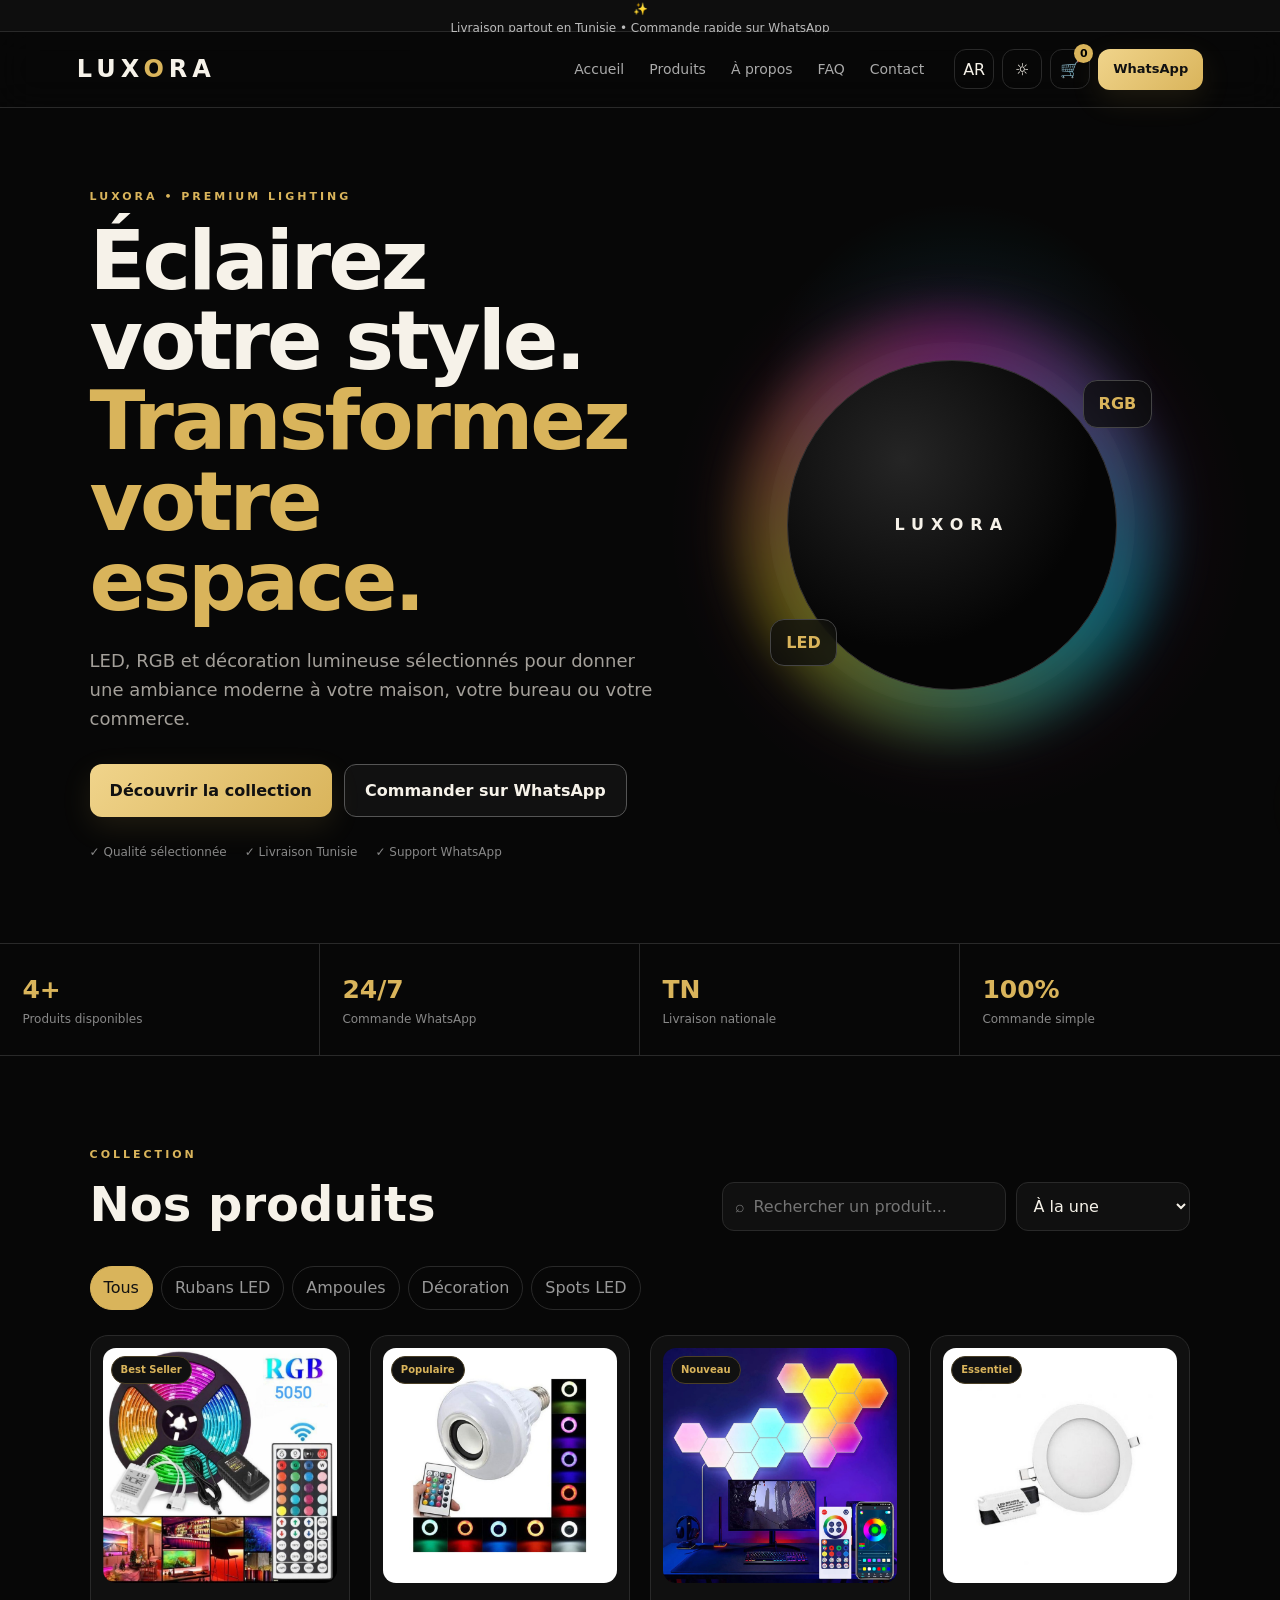
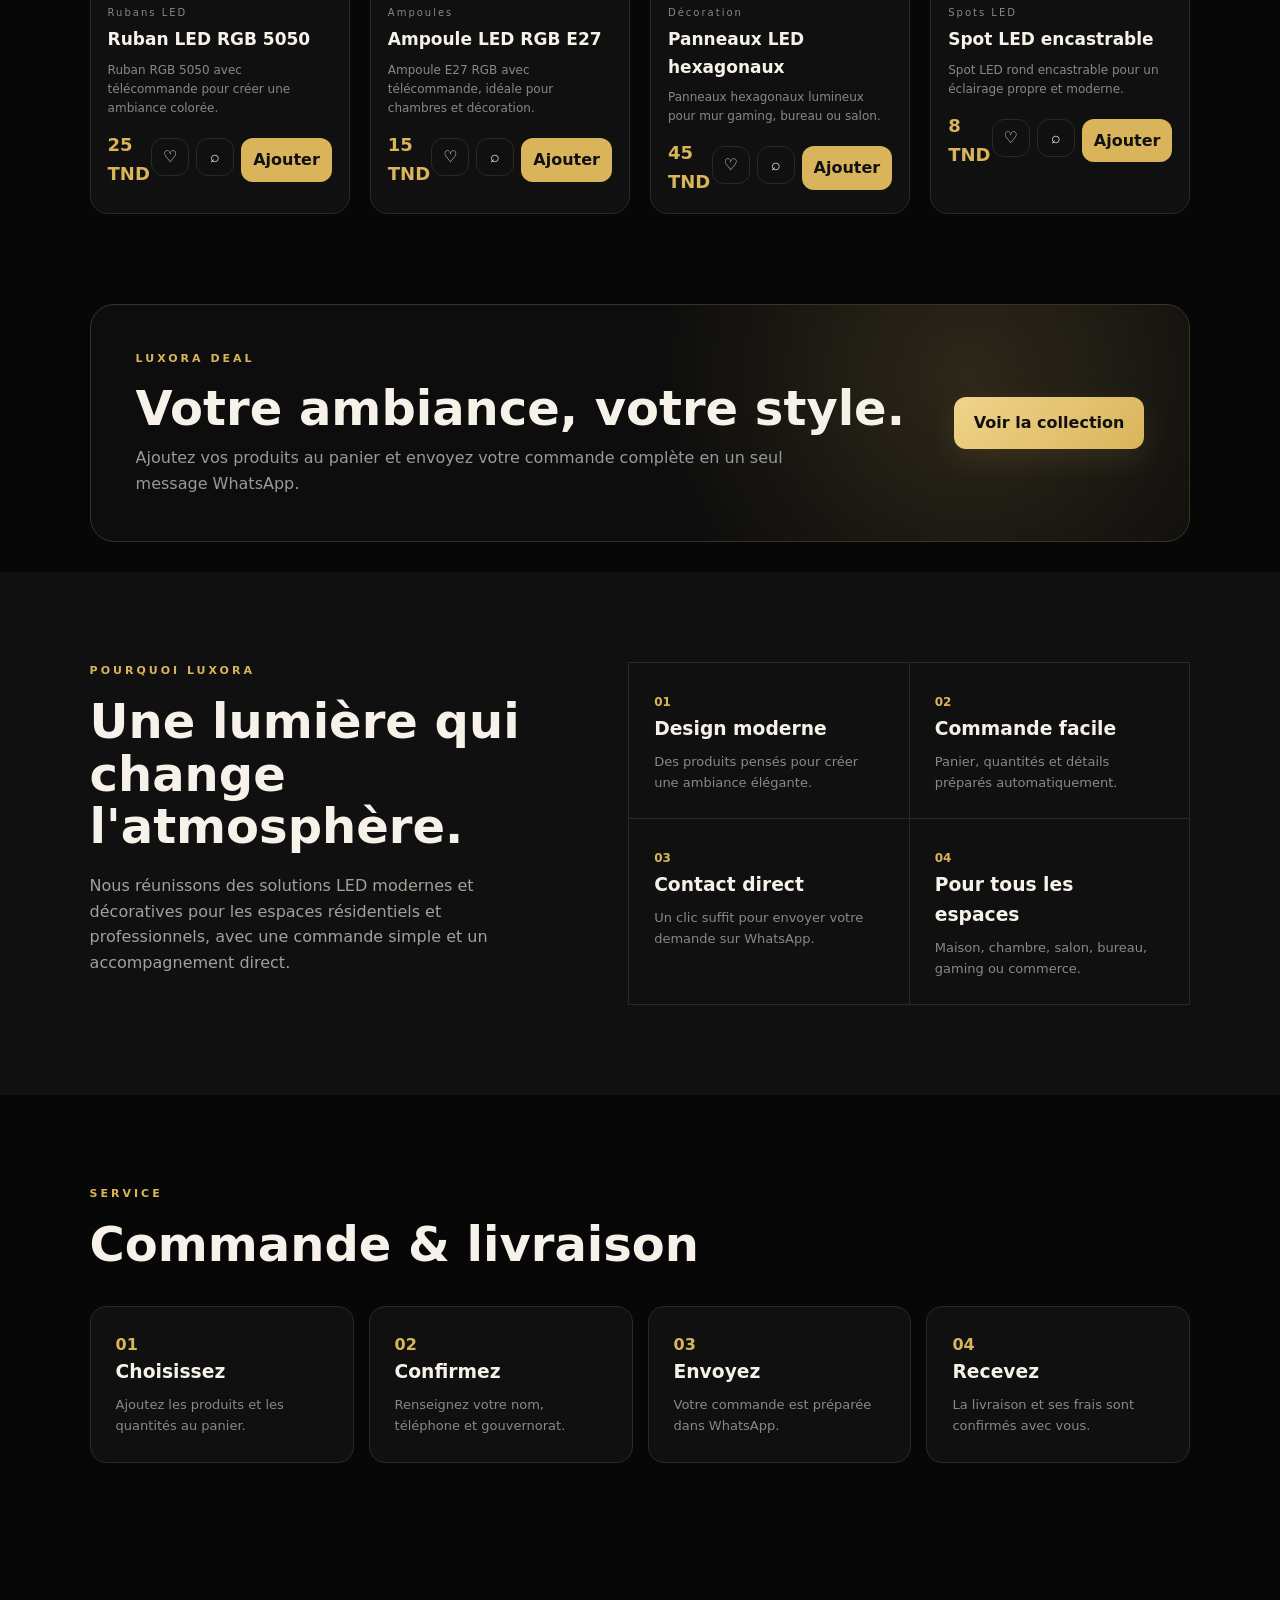
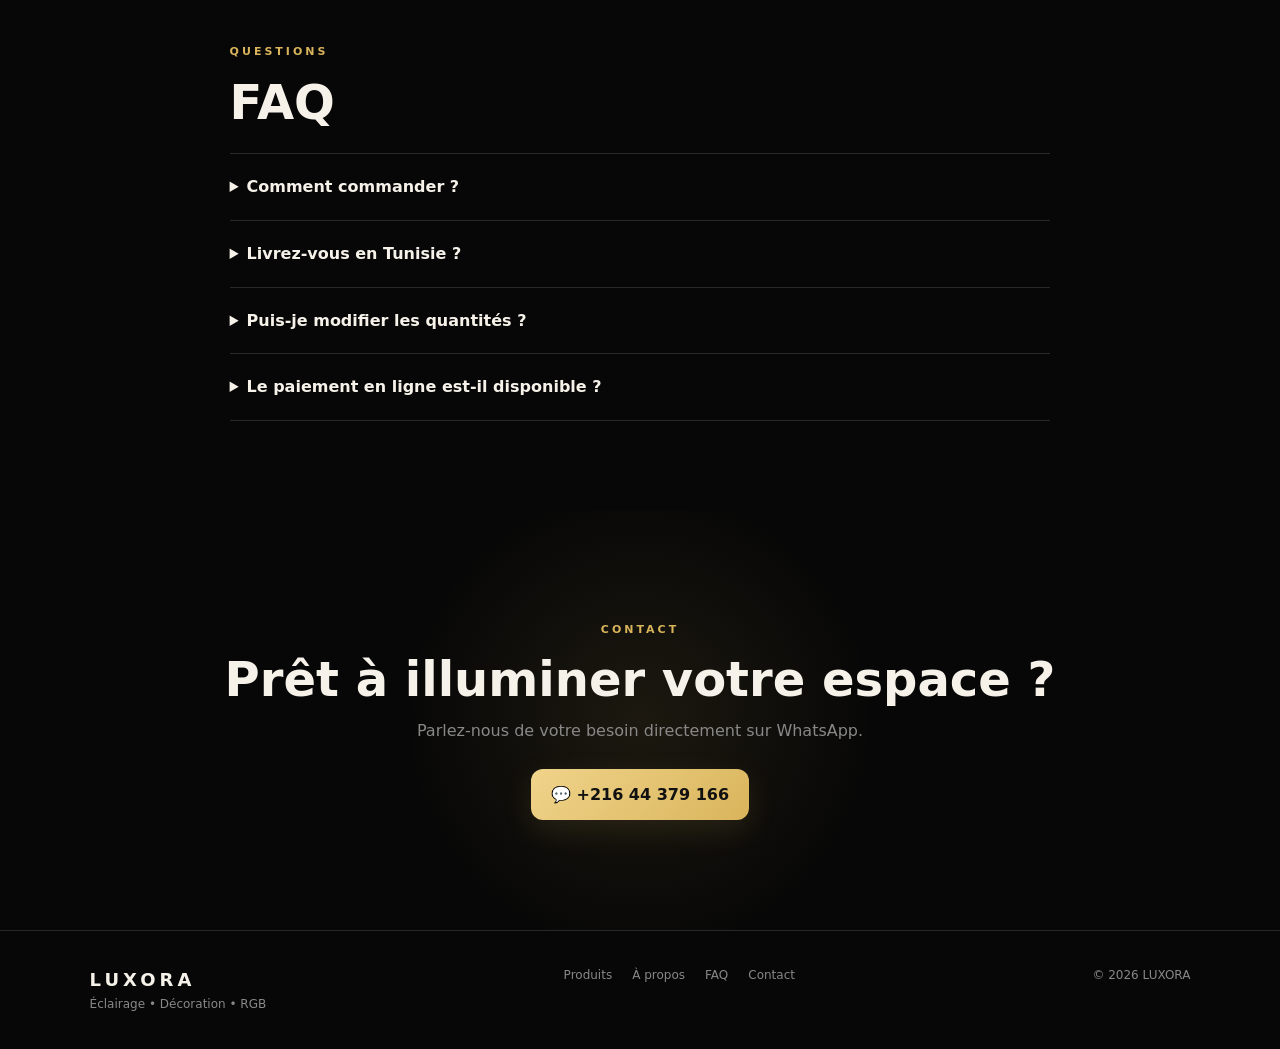
<file: index.html>
<!doctype html>
<html lang="fr">
<head>
<meta charset="utf-8"><meta name="viewport" content="width=device-width,initial-scale=1">
<meta name="description" content="LUXORA — éclairage LED, RGB et décoration lumineuse en Tunisie.">
<meta name="theme-color" content="#080808">
<title>LUXORA — Éclairage Premium</title>
<link rel="stylesheet" href="style.css">
</head>
<body>
<div id="toast" class="toast"></div>
<div class="topbar">✨ <span data-i18n="top">Livraison partout en Tunisie • Commande rapide sur WhatsApp</span></div>
<header class="header">
  <a class="logo" href="#home">LUX<span>O</span>RA</a>
  <nav class="nav" id="nav"><a href="#home" data-i18n="home">Accueil</a><a href="#shop" data-i18n="shop">Produits</a><a href="#about" data-i18n="about">À propos</a><a href="#faq" data-i18n="faq">FAQ</a><a href="#contact" data-i18n="contact">Contact</a></nav>
  <div class="header-actions"><button class="icon-btn" id="langBtn" title="Language">AR</button><button class="icon-btn" id="themeBtn" title="Theme">☼</button><button class="icon-btn cart-btn" id="cartOpen">🛒<b id="cartCount">0</b></button><a class="btn gold small" target="_blank" href="https://wa.me/21644379166">WhatsApp</a></div>
  <button class="hamb" id="hamb">☰</button>
</header>
<main>
<section class="hero" id="home"><div class="hero-copy"><div class="eyebrow">LUXORA • PREMIUM LIGHTING</div><h1 data-i18n="heroTitle">Éclairez votre style.<br><span>Transformez votre espace.</span></h1><p data-i18n="heroText">LED, RGB et décoration lumineuse sélectionnés pour donner une ambiance moderne à votre maison, votre bureau ou votre commerce.</p><div class="actions"><a class="btn gold" href="#shop" data-i18n="discover">Découvrir la collection</a><a class="btn glass" target="_blank" href="https://wa.me/21644379166">Commander sur WhatsApp</a></div><div class="trust"><span>✓ Qualité sélectionnée</span><span>✓ Livraison Tunisie</span><span>✓ Support WhatsApp</span></div></div><div class="hero-art"><div class="halo"></div><div class="hero-orb"><span>LUXORA</span></div><div class="floating f1">RGB</div><div class="floating f2">LED</div></div></section>
<section class="stats"><div><strong>4+</strong><span>Produits disponibles</span></div><div><strong>24/7</strong><span>Commande WhatsApp</span></div><div><strong>TN</strong><span>Livraison nationale</span></div><div><strong>100%</strong><span>Commande simple</span></div></section>
<section class="section" id="shop"><div class="section-head"><div><div class="eyebrow">COLLECTION</div><h2 data-i18n="collection">Nos produits</h2></div><div class="shop-tools"><label class="search">⌕ <input id="search" placeholder="Rechercher un produit..."></label><select id="sort"><option value="featured">À la une</option><option value="low">Prix croissant</option><option value="high">Prix décroissant</option><option value="az">A → Z</option></select></div></div><div class="chips" id="chips"></div><div class="products" id="products"></div><div class="empty" id="empty" hidden>Aucun produit trouvé.</div></section>
<section class="promo"><div><div class="eyebrow">LUXORA DEAL</div><h2>Votre ambiance, votre style.</h2><p>Ajoutez vos produits au panier et envoyez votre commande complète en un seul message WhatsApp.</p></div><a href="#shop" class="btn gold">Voir la collection</a></section>
<section class="section split" id="about"><div><div class="eyebrow">POURQUOI LUXORA</div><h2>Une lumière qui change l'atmosphère.</h2><p class="muted">Nous réunissons des solutions LED modernes et décoratives pour les espaces résidentiels et professionnels, avec une commande simple et un accompagnement direct.</p></div><div class="benefits"><article><b>01</b><h3>Design moderne</h3><p>Des produits pensés pour créer une ambiance élégante.</p></article><article><b>02</b><h3>Commande facile</h3><p>Panier, quantités et détails préparés automatiquement.</p></article><article><b>03</b><h3>Contact direct</h3><p>Un clic suffit pour envoyer votre demande sur WhatsApp.</p></article><article><b>04</b><h3>Pour tous les espaces</h3><p>Maison, chambre, salon, bureau, gaming ou commerce.</p></article></div></section>
<section class="section delivery"><div class="section-head"><div><div class="eyebrow">SERVICE</div><h2>Commande & livraison</h2></div></div><div class="steps"><article><span>01</span><h3>Choisissez</h3><p>Ajoutez les produits et les quantités au panier.</p></article><article><span>02</span><h3>Confirmez</h3><p>Renseignez votre nom, téléphone et gouvernorat.</p></article><article><span>03</span><h3>Envoyez</h3><p>Votre commande est préparée dans WhatsApp.</p></article><article><span>04</span><h3>Recevez</h3><p>La livraison et ses frais sont confirmés avec vous.</p></article></div></section>
<section class="section faq" id="faq"><div class="eyebrow">QUESTIONS</div><h2>FAQ</h2><div class="faq-list"><details><summary>Comment commander ?</summary><p>Ajoutez vos produits au panier puis cliquez sur « Commander sur WhatsApp ». Les détails de votre panier sont automatiquement préparés.</p></details><details><summary>Livrez-vous en Tunisie ?</summary><p>Oui, le site est prévu pour les commandes partout en Tunisie. Les modalités et frais sont confirmés avant validation.</p></details><details><summary>Puis-je modifier les quantités ?</summary><p>Oui. Vous pouvez augmenter, diminuer ou supprimer les produits directement depuis le panier.</p></details><details><summary>Le paiement en ligne est-il disponible ?</summary><p>Cette version utilise la commande via WhatsApp. Le mode de paiement est à confirmer avec LUXORA.</p></details></div></section>
<section class="cta" id="contact"><div class="eyebrow">CONTACT</div><h2>Prêt à illuminer votre espace ?</h2><p>Parlez-nous de votre besoin directement sur WhatsApp.</p><a class="btn gold" target="_blank" href="https://wa.me/21644379166">💬 +216 44 379 166</a></section>
</main>
<footer><div><strong>LUXORA</strong><p>Éclairage • Décoration • RGB</p></div><div class="footer-links"><a href="#shop">Produits</a><a href="#about">À propos</a><a href="#faq">FAQ</a><a href="#contact">Contact</a></div><span>© 2026 LUXORA</span></footer>
<div class="overlay" id="overlay"></div>
<aside class="drawer" id="cartDrawer"><div class="drawer-head"><h2>Votre panier</h2><button class="close" id="cartClose">×</button></div><div id="cartItems" class="cart-items"></div><div class="cart-summary"><div><span>Sous-total</span><strong id="subtotal">0 TND</strong></div><div><span>Livraison</span><strong id="shipping">À confirmer</strong></div><div class="total"><span>Total</span><strong id="total">0 TND</strong></div><button class="btn gold full" id="checkoutOpen">Commander sur WhatsApp</button><button class="btn ghost full" id="clearCart">Vider le panier</button></div></aside>
<div class="modal" id="productModal"><div class="modal-card product-modal"><button class="close" data-close="productModal">×</button><img id="modalImg" alt=""><div><div class="eyebrow" id="modalCat"></div><h2 id="modalTitle"></h2><p class="modal-desc" id="modalDesc"></p><strong class="modal-price" id="modalPrice"></strong><div class="qty"><button id="modalMinus">−</button><b id="modalQty">1</b><button id="modalPlus">+</button></div><button class="btn gold full" id="modalAdd">Ajouter au panier</button></div></div></div>
<div class="modal" id="checkoutModal"><div class="modal-card checkout"><button class="close" data-close="checkoutModal">×</button><div class="eyebrow">FINALISER</div><h2>Vos informations</h2><p class="muted">Les informations seront ajoutées à votre message WhatsApp.</p><form id="checkoutForm"><label>Nom complet<input required id="customerName" placeholder="Votre nom"></label><label>Téléphone<input required id="customerPhone" inputmode="tel" placeholder="+216 ..."></label><label>Gouvernorat<select required id="governorate"><option value="">Choisir...</option><option>Tunis</option><option>Ariana</option><option>Ben Arous</option><option>Manouba</option><option>Nabeul</option><option>Zaghouan</option><option>Bizerte</option><option>Béja</option><option>Jendouba</option><option>Kef</option><option>Siliana</option><option>Sousse</option><option>Monastir</option><option>Mahdia</option><option>Kairouan</option><option>Kasserine</option><option>Sidi Bouzid</option><option>Sfax</option><option>Gabès</option><option>Médenine</option><option>Tataouine</option><option>Gafsa</option><option>Tozeur</option><option>Kébili</option></select></label><label>Adresse / remarque<textarea id="address" rows="3" placeholder="Adresse, quartier, couleur souhaitée..."></textarea></label><button class="btn gold full" type="submit">Ouvrir WhatsApp et envoyer</button></form></div></div>
<script src="script.js"></script>
</body></html>
</file>
<file: style.css>
:root{--bg:#070707;--panel:#101010;--panel2:#151515;--text:#f6f2e9;--muted:#a4a09a;--line:#292929;--gold:#d9b45b;--gold2:#f0d48b;--shadow:0 25px 80px rgba(0,0,0,.35)}
*{box-sizing:border-box;margin:0;padding:0}html{scroll-behavior:smooth}body{font-family:Inter,ui-sans-serif,system-ui,-apple-system,Segoe UI,Arial,sans-serif;background:var(--bg);color:var(--text);line-height:1.6}body.light{--bg:#f5f3ee;--panel:#fff;--panel2:#efede7;--text:#171512;--muted:#6e6a63;--line:#ddd8cd}a{text-decoration:none;color:inherit}button,input,select,textarea{font:inherit}button{cursor:pointer}.topbar{height:32px;display:grid;place-items:center;background:#0e0e0e;border-bottom:1px solid var(--line);font-size:12px;color:#bbb}.header{position:sticky;top:0;z-index:30;height:76px;padding:0 6%;display:flex;align-items:center;gap:30px;background:rgba(7,7,7,.86);backdrop-filter:blur(18px);border-bottom:1px solid var(--line)}body.light .header{background:rgba(245,243,238,.9)}.logo{font-size:24px;font-weight:900;letter-spacing:5px}.logo span{color:var(--gold)}.nav{display:flex;gap:25px;margin-left:auto;color:#aaa;font-size:14px}.nav a:hover{color:var(--gold)}.header-actions{display:flex;align-items:center;gap:8px}.icon-btn,.hamb{border:1px solid var(--line);background:transparent;color:var(--text);width:40px;height:40px;border-radius:12px}.cart-btn{position:relative}.cart-btn b{position:absolute;right:-4px;top:-6px;min-width:19px;height:19px;border-radius:20px;background:var(--gold);color:#000;font-size:11px;display:grid;place-items:center}.hamb{display:none}.btn{display:inline-flex;align-items:center;justify-content:center;border:0;border-radius:12px;padding:13px 20px;font-weight:800;transition:.2s}.btn:hover{transform:translateY(-2px)}.gold{background:linear-gradient(135deg,var(--gold2),var(--gold));color:#111;box-shadow:0 10px 30px rgba(217,180,91,.12)}.glass{border:1px solid #555;background:rgba(255,255,255,.04);color:var(--text)}.small{padding:10px 15px;font-size:13px}.full{width:100%}.ghost{background:transparent;border:1px solid var(--line);color:var(--text)}.hero{min-height:680px;padding:80px 7%;display:grid;grid-template-columns:1.1fr .9fr;align-items:center;gap:40px;overflow:hidden;background:radial-gradient(circle at 75% 35%,rgba(0,229,255,.12),transparent 18%),radial-gradient(circle at 75% 50%,rgba(255,0,168,.1),transparent 28%)}.eyebrow{font-size:11px;letter-spacing:3px;color:var(--gold);font-weight:900;margin-bottom:15px}.hero h1{font-size:clamp(46px,6.5vw,82px);line-height:.98;letter-spacing:-3px;margin-bottom:25px}.hero h1 span{color:var(--gold)}.hero-copy>p{max-width:650px;color:var(--muted);font-size:18px}.actions{display:flex;gap:12px;flex-wrap:wrap;margin-top:30px}.trust{display:flex;gap:18px;flex-wrap:wrap;color:#888;font-size:12px;margin-top:26px}.hero-art{min-height:440px;display:grid;place-items:center;position:relative}.halo{position:absolute;width:420px;height:420px;border-radius:50%;background:conic-gradient(#ff00a8,#00e5ff,#ffe000,#ff00a8);filter:blur(25px);opacity:.35;animation:spin 12s linear infinite}.hero-orb{width:330px;height:330px;border-radius:50%;display:grid;place-items:center;background:radial-gradient(circle at 35% 30%,#252525,#050505 60%);border:1px solid #333;box-shadow:0 0 0 18px rgba(255,255,255,.02),0 0 100px rgba(0,229,255,.12);z-index:1}.hero-orb span{letter-spacing:7px;font-weight:900}.floating{position:absolute;z-index:2;padding:10px 15px;border:1px solid #444;border-radius:14px;background:rgba(12,12,12,.75);backdrop-filter:blur(10px);font-weight:900;color:var(--gold)}.f1{right:8%;top:17%}.f2{left:12%;bottom:18%}@keyframes spin{to{transform:rotate(360deg)}}.stats{display:grid;grid-template-columns:repeat(4,1fr);border-block:1px solid var(--line)}.stats div{padding:26px 7%;border-right:1px solid var(--line)}.stats div:last-child{border:0}.stats strong,.stats span{display:block}.stats strong{font-size:25px;color:var(--gold)}.stats span{font-size:12px;color:#888}.section{padding:90px 7%}.section-head{display:flex;justify-content:space-between;align-items:end;gap:25px;margin-bottom:35px}.section h2,.promo h2,.cta h2{font-size:clamp(32px,4vw,48px);line-height:1.1}.shop-tools{display:flex;gap:10px}.search{display:flex;align-items:center;gap:8px;border:1px solid var(--line);border-radius:12px;padding:0 12px;background:var(--panel);color:#777}.search input{width:240px;border:0;outline:0;background:transparent;color:var(--text);padding:11px 0}.shop-tools select,.checkout select,.checkout input,.checkout textarea{border:1px solid var(--line);border-radius:12px;background:var(--panel);color:var(--text);padding:12px;outline:none}.chips{display:flex;gap:8px;flex-wrap:wrap;margin-bottom:25px}.chip{border:1px solid var(--line);background:transparent;color:#999;padding:8px 13px;border-radius:30px}.chip.active,.chip:hover{background:var(--gold);border-color:var(--gold);color:#111}.products{display:grid;grid-template-columns:repeat(4,1fr);gap:20px}.card{position:relative;background:var(--panel);border:1px solid var(--line);border-radius:18px;padding:12px;overflow:hidden;transition:.25s}.card:hover{transform:translateY(-6px);border-color:#756134;box-shadow:var(--shadow)}.product-img{height:235px;width:100%;object-fit:cover;border-radius:13px;background:#eee}.card-body{padding:15px 5px 4px}.card-cat{font-size:10px;letter-spacing:2px;color:#888}.card h3{font-size:17px;margin:5px 0 7px}.card-desc{color:#888;font-size:12px;min-height:38px}.price-row{display:flex;justify-content:space-between;align-items:center;margin-top:13px}.price{color:var(--gold);font-size:18px;font-weight:900}.card-actions{display:flex;gap:7px}.round{width:38px;height:38px;border-radius:12px;border:1px solid var(--line);background:transparent;color:var(--text)}.add{background:var(--gold);color:#111;border:0;padding:9px 12px;border-radius:12px;font-weight:800}.heart.active{color:#e96a88;border-color:#e96a88}.badge{position:absolute;top:20px;left:20px;padding:5px 9px;border-radius:20px;background:#111;color:var(--gold);font-size:10px;font-weight:900;border:1px solid #4b4027}.empty{text-align:center;padding:50px;color:#888}.promo{margin:0 7% 30px;padding:45px;border:1px solid #3b3322;border-radius:24px;background:radial-gradient(circle at 80% 30%,rgba(217,180,91,.16),transparent 35%),#0d0d0d;display:flex;justify-content:space-between;align-items:center;gap:25px}.promo p{color:#999;margin-top:10px;max-width:650px}.split{display:grid;grid-template-columns:1fr 1.2fr;gap:70px;background:var(--panel)}.muted{color:var(--muted);max-width:600px;margin-top:20px}.benefits{display:grid;grid-template-columns:1fr 1fr;gap:1px;background:var(--line);border:1px solid var(--line)}.benefits article{background:var(--panel);padding:25px}.benefits b{color:var(--gold);font-size:12px}.benefits p,.steps p{color:#888;font-size:13px;margin-top:8px}.steps{display:grid;grid-template-columns:repeat(4,1fr);gap:15px}.steps article{padding:25px;background:var(--panel);border:1px solid var(--line);border-radius:16px}.steps span{color:var(--gold);font-weight:900}.faq{max-width:1000px;margin:auto}.faq-list{margin-top:25px;border-top:1px solid var(--line)}details{border-bottom:1px solid var(--line);padding:20px 0}summary{cursor:pointer;font-weight:800}details p{color:#888;margin-top:10px}.cta{text-align:center;padding:110px 20px;background:radial-gradient(circle at center,rgba(217,180,91,.1),transparent 35%)}.cta p{color:#888;margin:12px 0 25px}footer{padding:35px 7%;border-top:1px solid var(--line);display:flex;justify-content:space-between;gap:25px;color:#888;font-size:12px}footer strong{color:var(--text);letter-spacing:4px;font-size:18px}.footer-links{display:flex;gap:20px}.toast{position:fixed;z-index:100;right:20px;bottom:20px;background:#eee;color:#111;padding:12px 16px;border-radius:12px;transform:translateY(100px);opacity:0;transition:.25s;box-shadow:var(--shadow);font-weight:700}.toast.show{transform:none;opacity:1}.overlay{position:fixed;inset:0;background:rgba(0,0,0,.65);z-index:40;opacity:0;pointer-events:none;transition:.25s}.overlay.show{opacity:1;pointer-events:auto}.drawer{position:fixed;z-index:50;right:0;top:0;height:100vh;width:min(430px,94vw);background:var(--panel);border-left:1px solid var(--line);transform:translateX(100%);transition:.3s;display:flex;flex-direction:column}.drawer.open{transform:none}.drawer-head{padding:22px;border-bottom:1px solid var(--line);display:flex;justify-content:space-between}.close{border:0;background:transparent;color:var(--text);font-size:30px;line-height:1}.cart-items{padding:18px;overflow:auto;flex:1}.cart-item{display:grid;grid-template-columns:70px 1fr auto;gap:10px;align-items:center;padding:12px 0;border-bottom:1px solid var(--line)}.cart-item img{width:70px;height:65px;object-fit:cover;border-radius:10px}.cart-item h4{font-size:13px}.cart-item small{color:#888}.cart-qty{display:flex;align-items:center;gap:7px;margin-top:5px}.cart-qty button{width:25px;height:25px;border-radius:7px;border:1px solid var(--line);background:transparent;color:var(--text)}.cart-remove{color:#888;background:transparent;border:0}.cart-summary{padding:18px;border-top:1px solid var(--line)}.cart-summary>div{display:flex;justify-content:space-between;margin:8px 0;color:#999}.cart-summary .total{font-size:19px;color:var(--text);margin:15px 0}.cart-summary .total strong{color:var(--gold)}.cart-summary button+button{margin-top:8px}.modal{position:fixed;inset:0;z-index:60;display:grid;place-items:center;background:rgba(0,0,0,.7);padding:20px;opacity:0;pointer-events:none;transition:.2s}.modal.open{opacity:1;pointer-events:auto}.modal-card{position:relative;background:var(--panel);border:1px solid var(--line);border-radius:22px;box-shadow:var(--shadow);width:min(900px,100%);max-height:90vh;overflow:auto}.modal-card>.close{position:absolute;right:16px;top:12px;z-index:2}.product-modal{display:grid;grid-template-columns:1fr 1fr;gap:25px;padding:25px}.product-modal img{width:100%;height:420px;object-fit:cover;border-radius:15px}.product-modal>div{padding:30px 10px}.modal-desc{color:#888;margin:15px 0}.modal-price{display:block;color:var(--gold);font-size:26px}.qty{display:flex;gap:18px;align-items:center;margin:22px 0}.qty button{width:38px;height:38px;border:1px solid var(--line);background:transparent;color:var(--text);border-radius:10px;font-size:20px}.checkout{padding:35px;max-width:560px}.checkout form{display:grid;gap:14px;margin-top:22px}.checkout label{display:grid;gap:6px;font-size:13px;color:#aaa}.checkout textarea{resize:vertical}.checkout input:focus,.checkout select:focus,.checkout textarea:focus{border-color:#806b3c}
@media(max-width:1000px){.products{grid-template-columns:repeat(2,1fr)}.hero{grid-template-columns:1fr}.hero-art{min-height:350px}.steps{grid-template-columns:repeat(2,1fr)}}@media(max-width:760px){.nav{display:none;position:absolute;left:5%;right:5%;top:76px;padding:15px;background:var(--panel);border:1px solid var(--line);border-radius:14px;flex-direction:column}.nav.open{display:flex}.header{padding:0 5%;gap:10px}.header-actions .small{display:none}.hamb{display:block}.stats{grid-template-columns:1fr 1fr}.section{padding:65px 5%}.section-head{align-items:stretch;flex-direction:column}.shop-tools{flex-direction:column}.search input{width:100%}.promo{margin:0 5% 20px;flex-direction:column;align-items:flex-start}.split{grid-template-columns:1fr;padding-inline:5%}.product-modal{grid-template-columns:1fr}.product-modal img{height:300px}.footer-links{display:none}}@media(max-width:520px){.hero{padding:60px 5%}.hero h1{font-size:45px}.hero-art{min-height:300px}.hero-orb{width:240px;height:240px}.halo{width:290px;height:290px}.f1{right:0}.f2{left:0}.products{grid-template-columns:1fr}.steps,.benefits{grid-template-columns:1fr}.stats div{padding:20px 5%}footer{flex-direction:column}}
</file>
